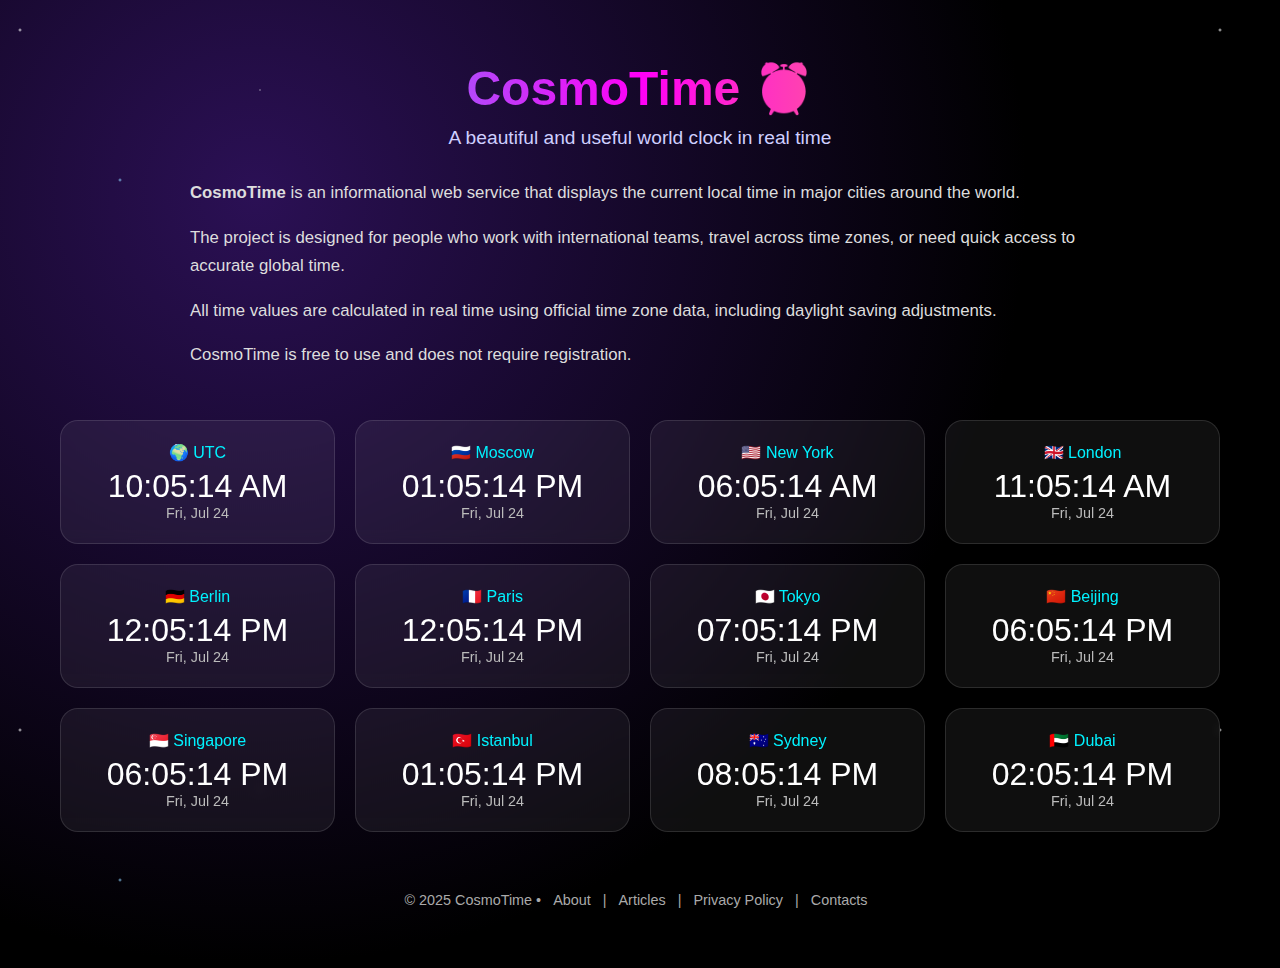
<file: index.html>
<!DOCTYPE html>
<html lang="en">
<head>
<meta charset="UTF-8" />
<meta name="viewport" content="width=device-width, initial-scale=1.0" />
<link rel="shortcut icon" href="img/timecosmo.png" type="image/x-icon">
<title>CosmoTime — World Clock</title>

<style>
*{box-sizing:border-box;margin:0;padding:0}

body{
  min-height:100vh;
  font-family:'Segoe UI',Tahoma,sans-serif;
  color:#fff;
  background:radial-gradient(circle at 20% 20%,#2b1055,#000 60%);
  overflow-x:hidden;
}

body::before{
  content:"";
  position:fixed;
  inset:0;
  background:
    radial-gradient(2px 2px at 20px 30px,#fff,transparent),
    radial-gradient(2px 2px at 120px 180px,#8fd3ff,transparent),
    radial-gradient(1px 1px at 260px 90px,#fff,transparent),
    radial-gradient(2px 2px at 400px 240px,#ff9dff,transparent);
  background-size:1200px 700px;
  opacity:.85;
  pointer-events:none;
  animation:starsMove 80s linear infinite;
}

@keyframes starsMove{
  from{transform:translateY(0)}
  to{transform:translateY(-700px)}
}

.wrapper{
  max-width:1200px;
  margin:auto;
  padding:60px 20px;
  text-align:center;
}

h1{
  font-size:3rem;
  background:linear-gradient(90deg,#00f2ff,#ff00f7,#ffe600);
  -webkit-background-clip:text;
  -webkit-text-fill-color:transparent;
  margin-bottom:10px;
}

.subtitle{
  color:#cfcfff;
  margin-bottom:30px;
  font-size:1.2rem;
}

/* INFO CONTENT */
section.info{
  max-width:900px;
  margin:0 auto 50px;
  font-size:1.05rem;
  line-height:1.7;
  color:#ddd;
  text-align:left;
}
section.info p{margin-bottom:16px}

/* CLOCKS */
.clocks{
  display:grid;
  grid-template-columns:repeat(auto-fit,minmax(220px,1fr));
  gap:20px;
}

.clock{
  background:rgba(255,255,255,.06);
  backdrop-filter:blur(6px);
  border-radius:18px;
  padding:22px;
  border:1px solid rgba(255,255,255,.12);
  cursor:pointer;
  transition:.3s;
}

.clock:hover{
  transform:translateY(-6px);
  box-shadow:0 0 30px rgba(0,255,255,.25);
}

.city{color:#00f2ff;margin-bottom:6px}
.time{font-size:2rem}
.date{font-size:.9rem;color:#bbb}

/* 🔥 FOCUS MODE */
#focusView{
  position:fixed;
  inset:0;
  background:radial-gradient(circle at center,#1a0033,#000);
  display:none;
  align-items:center;
  justify-content:center;
  flex-direction:column;
  z-index:10;
}

#focusCity{
  font-size:2.6rem;
  color:#00f2ff;
}

#focusTime{
  font-size:5rem;
  margin:20px 0;
}

#focusDate{
  color:#bbb;
  font-size:1.2rem;
}

.backBtn{
  margin-top:40px;
  padding:12px 32px;
  border:none;
  border-radius:30px;
  background:#00f2ff;
  color:#000;
  font-size:1rem;
  cursor:pointer;
}

footer{
  margin-top:60px;
  font-size:.9rem;
  color:#aaa;
}

footer a{
  color:#aaa;
  text-decoration:none;
  margin:0 8px;
}

footer a:hover{color:#00f2ff}
</style>
</head>

<body>

<!-- MAIN VIEW -->
<div class="wrapper" id="mainView">
  <h1>CosmoTime ⏰</h1>
  <p class="subtitle">A beautiful and useful world clock in real time</p>

  <section class="info">
    <p><strong>CosmoTime</strong> is an informational web service that displays the current local time in major cities around the world.</p>
    <p>The project is designed for people who work with international teams, travel across time zones, or need quick access to accurate global time.</p>
    <p>All time values are calculated in real time using official time zone data, including daylight saving adjustments.</p>
    <p>CosmoTime is free to use and does not require registration.</p>
  </section>

  <div class="clocks">

  <div class="clock" data-city="UTC" data-zone="UTC">
    <div class="city">🌍 UTC</div>
    <div class="time" id="utc"></div>
    <div class="date" id="utc-date"></div>
  </div>

  <div class="clock" data-city="Moscow" data-zone="Europe/Moscow">
    <div class="city">🇷🇺 Moscow</div>
    <div class="time" id="msk"></div>
    <div class="date" id="msk-date"></div>
  </div>

  <div class="clock" data-city="New York" data-zone="America/New_York">
    <div class="city">🇺🇸 New York</div>
    <div class="time" id="ny"></div>
    <div class="date" id="ny-date"></div>
  </div>

  <div class="clock" data-city="London" data-zone="Europe/London">
    <div class="city">🇬🇧 London</div>
    <div class="time" id="london"></div>
    <div class="date" id="london-date"></div>
  </div>

  <div class="clock" data-city="Berlin" data-zone="Europe/Berlin">
    <div class="city">🇩🇪 Berlin</div>
    <div class="time" id="berlin"></div>
    <div class="date" id="berlin-date"></div>
  </div>

  <div class="clock" data-city="Paris" data-zone="Europe/Paris">
    <div class="city">🇫🇷 Paris</div>
    <div class="time" id="paris"></div>
    <div class="date" id="paris-date"></div>
  </div>

  <div class="clock" data-city="Tokyo" data-zone="Asia/Tokyo">
    <div class="city">🇯🇵 Tokyo</div>
    <div class="time" id="tokyo"></div>
    <div class="date" id="tokyo-date"></div>
  </div>

  <div class="clock" data-city="Beijing" data-zone="Asia/Shanghai">
    <div class="city">🇨🇳 Beijing</div>
    <div class="time" id="china"></div>
    <div class="date" id="china-date"></div>
  </div>

  <div class="clock" data-city="Singapore" data-zone="Asia/Singapore">
    <div class="city">🇸🇬 Singapore</div>
    <div class="time" id="singapore"></div>
    <div class="date" id="singapore-date"></div>
  </div>

  <div class="clock" data-city="Istanbul" data-zone="Europe/Istanbul">
    <div class="city">🇹🇷 Istanbul</div>
    <div class="time" id="turkey"></div>
    <div class="date" id="turkey-date"></div>
  </div>

  <div class="clock" data-city="Sydney" data-zone="Australia/Sydney">
    <div class="city">🇦🇺 Sydney</div>
    <div class="time" id="sydney"></div>
    <div class="date" id="sydney-date"></div>
  </div>

  <div class="clock" data-city="Dubai" data-zone="Asia/Dubai">
    <div class="city">🇦🇪 Dubai</div>
    <div class="time" id="dubai"></div>
    <div class="date" id="dubai-date"></div>
  </div>

</div>


  <footer>
    © 2025 CosmoTime •
    <a href="about.html">About</a> |
    <a href="articles.html">Articles</a> |
    <a href="privacy.html">Privacy Policy</a> |
    <a href="contacts.html">Contacts</a>
  </footer>
</div>

<!-- FOCUS VIEW -->
<div id="focusView">
  <div id="focusCity"></div>
  <div id="focusTime"></div>
  <div id="focusDate"></div>
  <button class="backBtn" onclick="closeFocus()">← Back to world clock</button>
</div>

<script>
const clocks = document.querySelectorAll('.clock');
const focusView = document.getElementById('focusView');
const mainView = document.getElementById('mainView');
const focusCity = document.getElementById('focusCity');
const focusTime = document.getElementById('focusTime');
const focusDate = document.getElementById('focusDate');

let focusZone = null;

/* UPDATE TIME */
function updateTime(){
  const timeOpt = { hour:'2-digit', minute:'2-digit', second:'2-digit' };
  const dateOpt = { weekday:'short', day:'2-digit', month:'short' };

  clocks.forEach(c=>{
    const zone = c.dataset.zone;
    const timeEl = c.querySelector('.time');
    const dateEl = c.querySelector('.date');

    if(!timeEl || !dateEl) return;

    const now = new Date();
    timeEl.textContent = now.toLocaleTimeString('en-US', {
      ...timeOpt, timeZone: zone
    });
    dateEl.textContent = now.toLocaleDateString('en-US', {
      ...dateOpt, timeZone: zone
    });
  });

  if(focusZone){
    const now = new Date();
    focusTime.textContent = now.toLocaleTimeString('en-US', {
      ...timeOpt, timeZone: focusZone
    });
    focusDate.textContent = now.toLocaleDateString('en-US', {
      ...dateOpt, timeZone: focusZone
    });
  }
}

/* OPEN FOCUS MODE */
function openFocus(clock){
  focusZone = clock.dataset.zone;
  focusCity.textContent = clock.dataset.city;

  mainView.style.display = 'none';
  focusView.style.display = 'flex';

  history.pushState(null,'','?city='+clock.dataset.city.toLowerCase());
}

/*  CLOSE FOCUS MODE */
function closeFocus(){
  focusZone = null;
  focusView.style.display = 'none';
  mainView.style.display = 'block';

  history.pushState(null,'',location.pathname);
}

/*  CLICK HANDLERS */
clocks.forEach(c=>{
  c.addEventListener('click', ()=>openFocus(c));
});

/*  URL SUPPORT ?city=tokyo */
const params = new URLSearchParams(window.location.search);
const cityFromUrl = params.get('city');

if(cityFromUrl){
  clocks.forEach(c=>{
    if(c.dataset.city.toLowerCase() === cityFromUrl.toLowerCase()){
      openFocus(c);
    }
  });
}

/*  INIT */
updateTime();
setInterval(updateTime,1000);
</script>


</body>
</html>
</file>
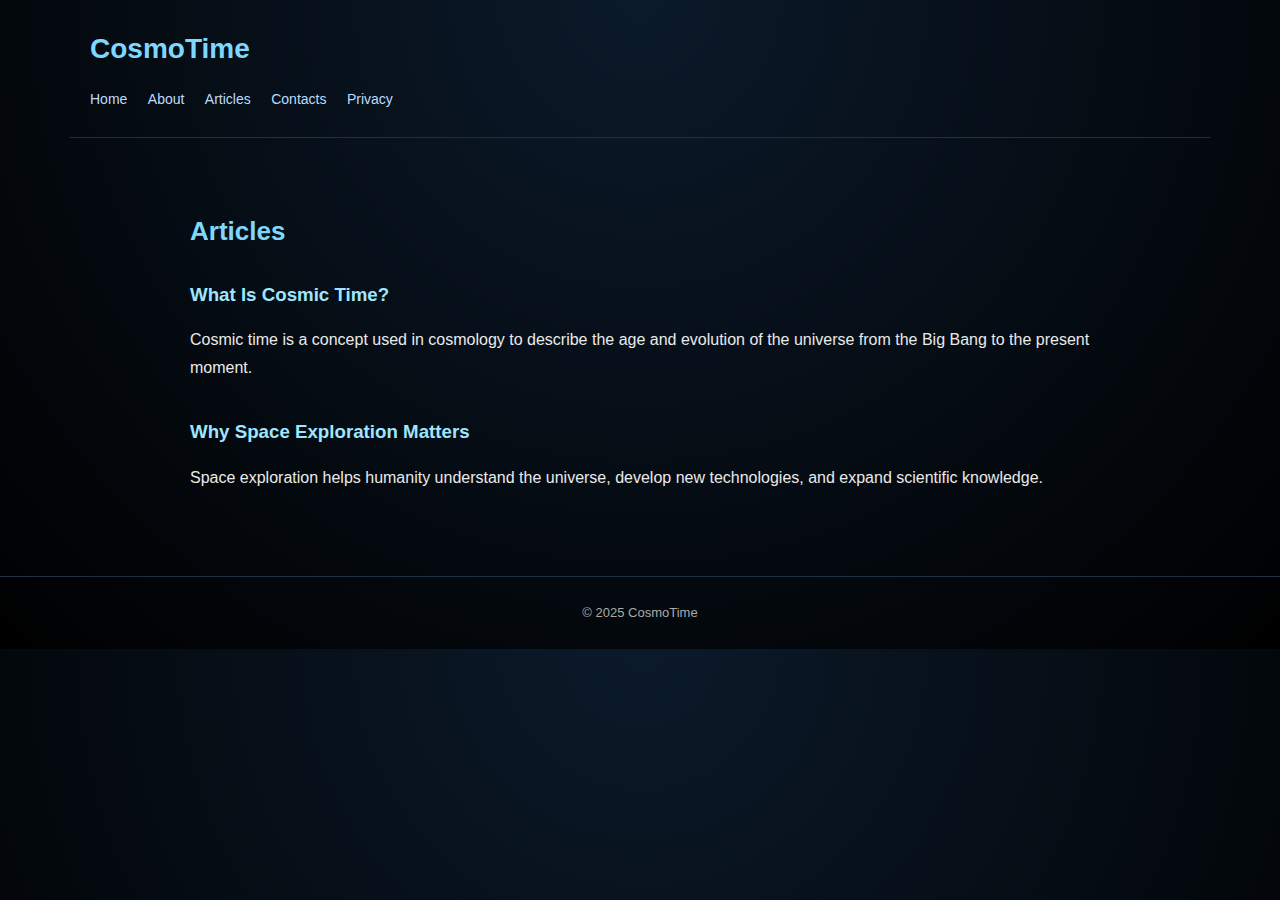
<file: articles.html>
<!DOCTYPE html>
<html lang="en">
<head>
  <meta charset="UTF-8">
  <title>Articles — CosmoTime</title>
  <link rel="stylesheet" href="style.css">
</head>
<body>

<header>
  <h1>CosmoTime</h1>
  <nav>
    <a href="index.html">Home</a>
    <a href="about.html">About</a>
    <a href="articles.html">Articles</a>
    <a href="contacts.html">Contacts</a>
    <a href="privacy.html">Privacy</a>
  </nav>
</header>

<main>
  <h2>Articles</h2>

  <article>
    <h3>What Is Cosmic Time?</h3>
    <p>
      Cosmic time is a concept used in cosmology to describe
      the age and evolution of the universe from the Big Bang
      to the present moment.
    </p>
  </article>

  <article>
    <h3>Why Space Exploration Matters</h3>
    <p>
      Space exploration helps humanity understand the universe,
      develop new technologies, and expand scientific knowledge.
    </p>
  </article>

</main>

<footer>
  © 2025 CosmoTime
</footer>

</body>
</html>
</file>
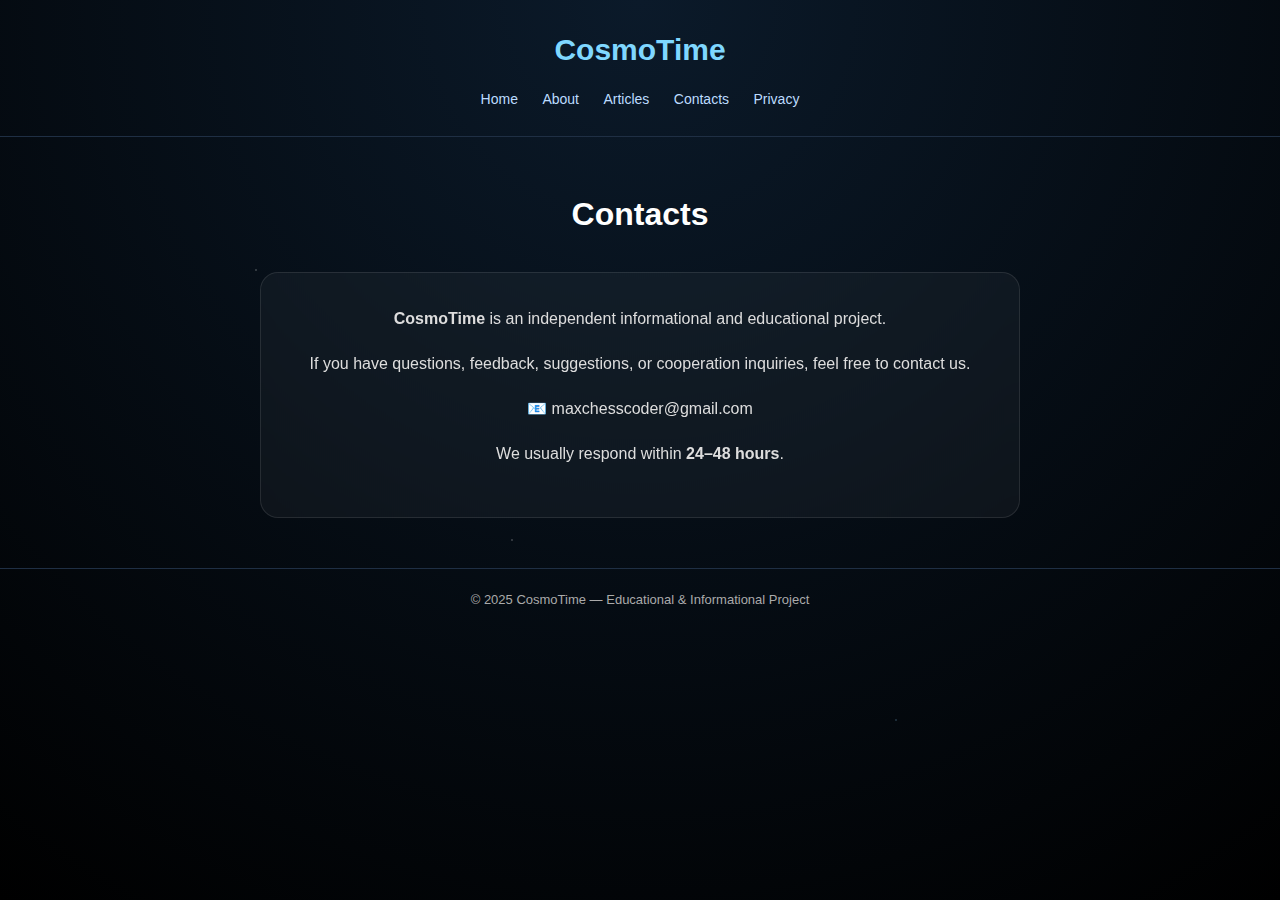
<file: contacts.html>
<!DOCTYPE html>
<html lang="en">
<head>
  <meta charset="UTF-8">
  <title>Contacts — CosmoTime</title>
  <meta name="viewport" content="width=device-width, initial-scale=1.0">

  <style>
    * {
      box-sizing: border-box;
      margin: 0;
      padding: 0;
    }

    body {
      min-height: 100vh;
      font-family: "Segoe UI", Arial, sans-serif;
      background: radial-gradient(circle at top, #0b1a2a, #000);
      color: #eaeaea;
      line-height: 1.7;
    }

    /* 🌌 subtle stars */
    body::before {
      content: "";
      position: fixed;
      inset: 0;
      background:
        radial-gradient(1px 1px at 20% 30%, #fff, transparent),
        radial-gradient(1px 1px at 70% 80%, #8fd3ff, transparent),
        radial-gradient(1px 1px at 40% 60%, #fff, transparent);
      opacity: 0.6;
      pointer-events: none;
    }

    header {
      padding: 24px 20px;
      border-bottom: 1px solid #1f2f44;
      text-align: center;
    }

    header h1 {
      font-size: 30px;
      color: #7fd7ff;
      margin-bottom: 10px;
    }

    nav a {
      color: #bcdcff;
      margin: 0 10px;
      text-decoration: none;
      font-size: 14px;
    }

    nav a:hover {
      color: #ffffff;
      text-decoration: underline;
    }

    main {
      max-width: 800px;
      margin: auto;
      padding: 50px 20px;
      text-align: center;
    }

    main h2 {
      font-size: 32px;
      margin-bottom: 30px;
      color: #ffffff;
    }

    .contact-box {
      background: rgba(255,255,255,0.04);
      border: 1px solid rgba(255,255,255,0.1);
      border-radius: 18px;
      padding: 32px;
      backdrop-filter: blur(6px);
    }

    .contact-box p {
      margin-bottom: 18px;
      font-size: 16px;
      color: #ddd;
    }

    .email {
      font-size: 18px;
      color: #00f2ff;
      margin-top: 10px;
      word-break: break-all;
    }

    footer {
      border-top: 1px solid #1f2f44;
      padding: 20px;
      text-align: center;
      font-size: 13px;
      color: #aaa;
    }
  </style>
</head>

<body>

<header>
  <h1>CosmoTime</h1>
  <nav>
    <a href="index.html">Home</a>
    <a href="about.html">About</a>
    <a href="articles.html">Articles</a>
    <a href="contacts.html">Contacts</a>
    <a href="privacy.html">Privacy</a>
  </nav>
</header>

<main>
  <h2>Contacts</h2>

  <div class="contact-box">
    <p>
      <strong>CosmoTime</strong> is an independent informational and educational project.
    </p>

    <p>
      If you have questions, feedback, suggestions, or cooperation inquiries,
      feel free to contact us.
    </p>

    <p class="email">
      📧 maxchesscoder@gmail.com
    </p>

    <p>
      We usually respond within <strong>24–48 hours</strong>.
    </p>
  </div>
</main>

<footer>
  © 2025 CosmoTime — Educational & Informational Project
</footer>

</body>
</html>
</file>
<file: style.css>
body {
  margin: 0;
  font-family: "Segoe UI", Arial, sans-serif;
  background: radial-gradient(circle at top, #0b1a2a, #000);
  color: #eaeaea;
  line-height: 1.7;
}

/* HEADER */
header {
  padding: 25px 20px;
  border-bottom: 1px solid #1f2f44;
  max-width: 1100px;
  margin: auto;
}

header h1 {
  margin: 0;
  font-size: 28px;
  color: #7fd7ff;
}

nav {
  margin-top: 12px;
}

nav a {
  color: #bcdcff;
  margin-right: 16px;
  text-decoration: none;
  font-size: 14px;
}

nav a:hover {
  color: #7fd7ff;
}

/* MAIN */
main {
  max-width: 900px;
  padding: 50px 20px;
  margin: auto;
}

main h2 {
  font-size: 26px;
  color: #7fd7ff;
  margin-bottom: 25px;
}

main p {
  margin-bottom: 18px;
}

/* CONTENT BLOCKS */
.block {
  background: rgba(255,255,255,0.04);
  border: 1px solid rgba(255,255,255,0.08);
  border-radius: 16px;
  padding: 25px;
  margin-bottom: 30px;
}

/* ARTICLES */
article {
  margin-bottom: 35px;
}

article h3 {
  color: #9ee6ff;
  margin-bottom: 10px;
}

/* FOOTER */
footer {
  border-top: 1px solid #1f2f44;
  padding: 25px;
  text-align: center;
  font-size: 13px;
  color: #aaa;
}
</file>
